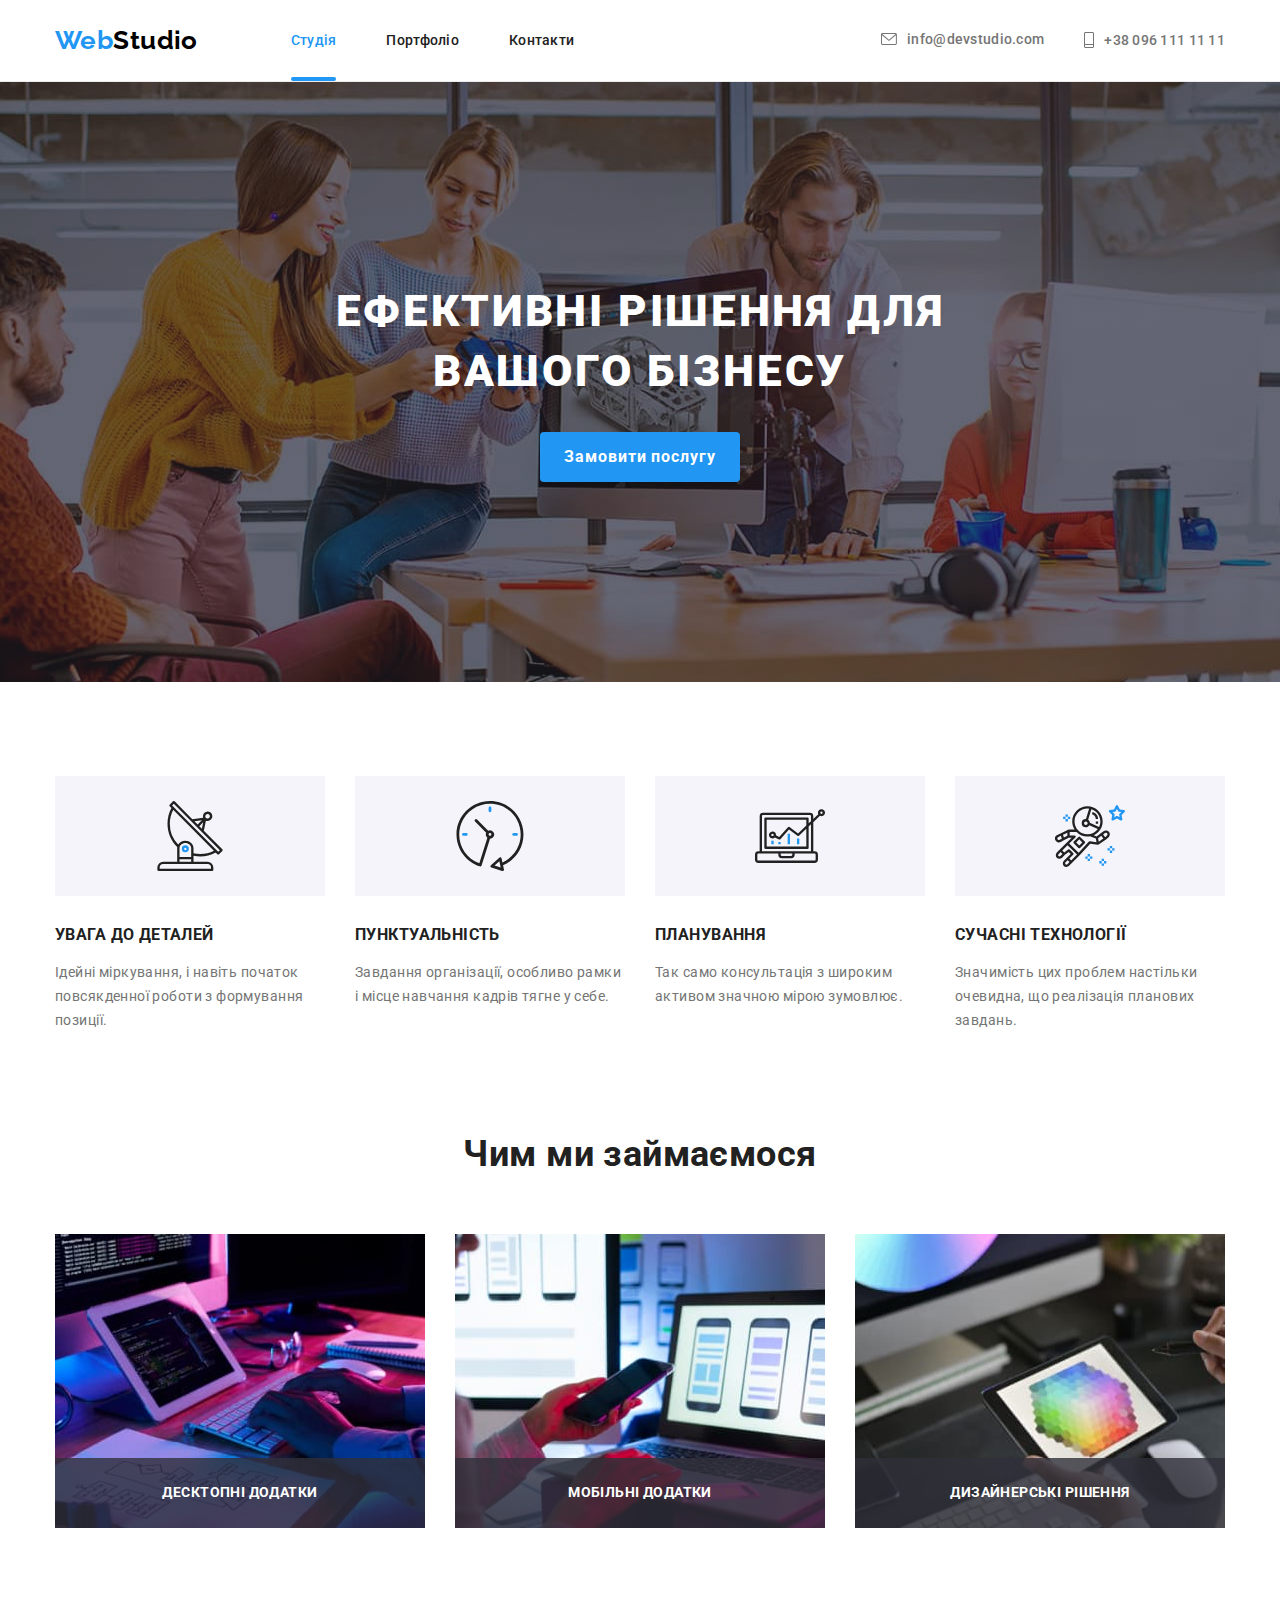
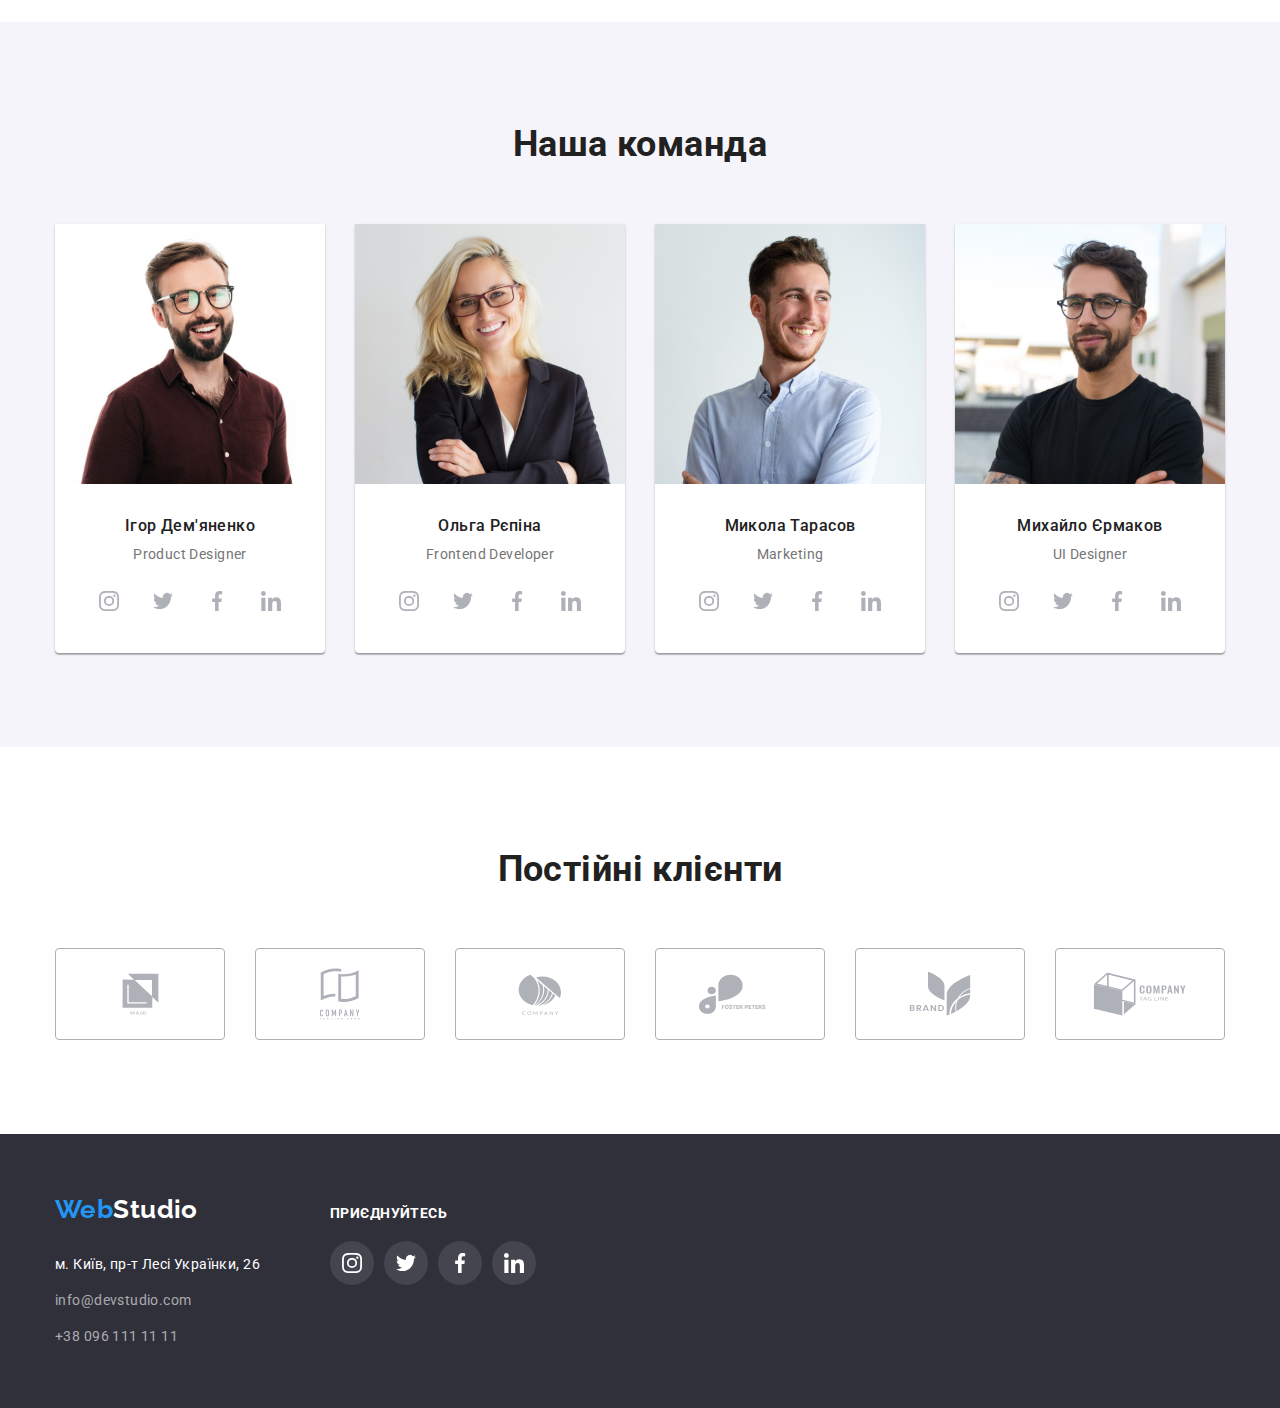
<file: index.html>
<!DOCTYPE html>
<html lang="uk">
  <head>
    <meta charset="UTF-8" />
    <meta http-equiv="X-UA-Compatible" content="IE=edge" />
    <meta name="viewport" content="width=device-width, initial-scale=1.0" />
    <title>Webstudio</title>
    <link
      rel="stylesheet"
      href="https://cdnjs.cloudflare.com/ajax/libs/modern-normalize/1.1.0/modern-normalize.min.css"
    />
    <link rel="preconnect" href="https://fonts.googleapis.com" />
    <link rel="preconnect" href="https://fonts.gstatic.com" crossorigin />
    <link
      href="https://fonts.googleapis.com/css2?family=Raleway:wght@700&family=Roboto:wght@400;500;700;900&display=swap"
      rel="stylesheet"
    />
    <link rel="stylesheet" href="./css/styles.css" />
  </head>
  <body class="page">
    <!-- Навігація -->
    <header class="page-header">
      <div class="container">
        <nav class="main-nav">
          <a class="logo" href="./index.html" lang="en"><span class="accent">Web</span>Studio</a>
          <ul class="site-nav list">
            <li class="item"><a href="./index.html" class="link current">Студія</a></li>
            <li class="item"><a href="./portfolio.html" class="link">Портфоліо</a></li>
            <li class="item"><a href="" class="link">Контакти</a></li>
          </ul>
        </nav>
        <ul class="auth-nav list">
          <li class="item">
            <a class="link" href="mailto:info@devstudio.com"
              ><svg class="contact-icon" width="16" height="12">
                <use href="./images/icons.svg#mail"></use></svg
              >info@devstudio.com
            </a>
          </li>
          <li class="item">
            <a class="link" href="tel:+380961111111"
              ><svg class="contact-icon" width="10" height="16">
                <use href="./images/icons.svg#phone"></use></svg
              >+38 096 111 11 11
            </a>
          </li>
        </ul>
      </div>
    </header>
    <main>
      <!-- Секції -->
      <section class="hero">
        <h1 class="hero-title">Ефективні рішення для вашого бізнесу</h1>
        <button class="button-hero" type="button" data-modal-open>Замовити послугу</button>
      </section>
      <section class="section">
        <div class="container">
          <h2 class="visually-hidden">Особливості</h2>

          <ul class="feature-image list">
            <li class="feauture-block">
              <div class="feauture-style">
                <svg class="feature-icon" width="70" height="70">
                  <use href="./images/icons.svg#antenna"></use>
                </svg>
              </div>
            </li>
            <li class="feauture-block">
              <div class="feauture-style">
                <svg class="feature-icon" width="70" height="70">
                  <use href="./images/icons.svg#clock"></use>
                </svg>
              </div>
            </li>
            <li class="feauture-block">
              <div class="feauture-style">
                <svg class="feature-icon" width="70" height="70">
                  <use href="./images/icons.svg#diagram"></use>
                </svg>
              </div>
            </li>
            <li class="feauture-block">
              <div class="feauture-style">
                <svg class="feature-icon" width="70" height="70">
                  <use href="./images/icons.svg#astronaut"></use>
                </svg>
              </div>
            </li>
          </ul>

          <ul class="feature-list list">
            <li class="feature">
              <h3 class="title">УВАГА ДО ДЕТАЛЕЙ</h3>
              <p class="feature-text">
                Ідейні міркування, і навіть початок повсякденної роботи з формування позиції.
              </p>
            </li>
            <li class="feature">
              <h3 class="title">ПУНКТУАЛЬНІСТЬ</h3>
              <p class="feature-text">
                Завдання організації, особливо рамки і місце навчання кадрів тягне у себе.
              </p>
            </li>
            <li class="feature">
              <h3 class="title">ПЛАНУВАННЯ</h3>
              <p class="feature-text">
                Так само консультація з широким активом значною мірою зумовлює.
              </p>
            </li>
            <li class="feature">
              <h3 class="title">СУЧАСНІ ТЕХНОЛОГІЇ</h3>
              <p class="feature-text">
                Значимість цих проблем настільки очевидна, що реалізація планових завдань.
              </p>
            </li>
          </ul>
        </div>
      </section>
      <section class="section section-nopd">
        <div class="container">
          <h2 class="section-title">Чим ми займаємося</h2>
          <ul class="section-photo list">
            <div class="photo-container">
              <li class="photo">
                <img src="./images/img1.jpg" alt="Розробка під десктоп" width="370" />
                <div class="photo-text"><p>Десктопні додатки</p></div>
              </li>
            </div>
            <div class="photo-container">
              <li class="photo">
                <img src="./images/img2.jpg" alt="Мобільні додатки" width="370" />
                <div class="photo-text"><p>Мобільні додатки</p></div>
              </li>
            </div>
            <div class="photo-container">
              <li class="photo">
                <img src="./images/img3.jpg" alt="Дизайнерські рішення" width="370" />
                <div class="photo-text"><p>Дизайнерські рішення</p></div>
              </li>
            </div>
          </ul>
        </div>
      </section>
      <section class="section workers">
        <div class="container">
          <h2 class="section-title">Наша команда</h2>
          <ul class="workers-team list">
            <li class="team-list">
              <img src="./images/team1.jpg" alt="Ігор Дем'яненко" width="270" />
              <h3 class="name">Ігор Дем'яненко</h3>
              <p>Product Designer</p>
              <ul class="social-list list">
                <li class="social-icon">
                  <a class="link" href="">
                    <svg class="workers-icon" width="20" height="20">
                      <use href="./images/icons.svg#instagram"></use>
                    </svg>
                  </a>
                </li>
                <li class="social-icon">
                  <a class="link" href="">
                    <svg class="workers-icon" width="20" height="20">
                      <use href="./images/icons.svg#twitter"></use>
                    </svg>
                  </a>
                </li>
                <li class="social-icon">
                  <a class="link" href="">
                    <svg class="workers-icon" width="20" height="20">
                      <use href="./images/icons.svg#facebook"></use>
                    </svg>
                  </a>
                </li>
                <li class="social-icon">
                  <a class="link" href="">
                    <svg class="workers-icon" width="20" height="20">
                      <use href="./images/icons.svg#linkedin"></use>
                    </svg>
                  </a>
                </li>
              </ul>
            </li>

            <li class="team-list">
              <img src="./images/team2.jpg" alt="Ольга Рєпіна" width="270" />
              <h3 class="name">Ольга Рєпіна</h3>
              <p>Frontend Developer</p>
              <ul class="social-list list">
                <li class="social-icon">
                  <a class="link" href="">
                    <svg class="workers-icon" width="20" height="20">
                      <use href="./images/icons.svg#instagram"></use>
                    </svg>
                  </a>
                </li>
                <li class="social-icon">
                  <a class="link" href="">
                    <svg class="workers-icon" width="20" height="20">
                      <use href="./images/icons.svg#twitter"></use>
                    </svg>
                  </a>
                </li>
                <li class="social-icon">
                  <a class="link" href="">
                    <svg class="workers-icon" width="20" height="20">
                      <use href="./images/icons.svg#facebook"></use>
                    </svg>
                  </a>
                </li>
                <li class="social-icon">
                  <a class="link" href="">
                    <svg class="workers-icon" width="20" height="20">
                      <use href="./images/icons.svg#linkedin"></use>
                    </svg>
                  </a>
                </li>
              </ul>
            </li>
            <li class="team-list">
              <img src="./images/team3.jpg" alt="Микола Тарасов" width="270" />
              <h3 class="name">Микола Тарасов</h3>
              <p>Marketing</p>
              <ul class="social-list list">
                <li class="social-icon">
                  <a class="link" href="">
                    <svg class="workers-icon" width="20" height="20">
                      <use href="./images/icons.svg#instagram"></use>
                    </svg>
                  </a>
                </li>
                <li class="social-icon">
                  <a class="link" href="">
                    <svg class="workers-icon" width="20" height="20">
                      <use href="./images/icons.svg#twitter"></use>
                    </svg>
                  </a>
                </li>
                <li class="social-icon">
                  <a class="link" href="">
                    <svg class="workers-icon" width="20" height="20">
                      <use href="./images/icons.svg#facebook"></use>
                    </svg>
                  </a>
                </li>
                <li class="social-icon">
                  <a class="link" href="">
                    <svg class="workers-icon" width="20" height="20">
                      <use href="./images/icons.svg#linkedin"></use>
                    </svg>
                  </a>
                </li>
              </ul>
            </li>
            <li class="team-list">
              <img src="./images/team4.jpg" alt="Михайло Єрмаков" width="270" />
              <h3 class="name">Михайло Єрмаков</h3>
              <p>UI Designer</p>
              <ul class="social-list list">
                <li class="social-icon">
                  <a class="link" href="">
                    <svg class="workers-icon" width="20" height="20">
                      <use href="./images/icons.svg#instagram"></use>
                    </svg>
                  </a>
                </li>
                <li class="social-icon">
                  <a class="link" href="">
                    <svg class="workers-icon" width="20" height="20">
                      <use href="./images/icons.svg#twitter"></use>
                    </svg>
                  </a>
                </li>
                <li class="social-icon">
                  <a class="link" href="">
                    <svg class="workers-icon" width="20" height="20">
                      <use href="./images/icons.svg#facebook"></use>
                    </svg>
                  </a>
                </li>
                <li class="social-icon">
                  <a class="link" href="">
                    <svg class="workers-icon" width="20" height="20">
                      <use href="./images/icons.svg#linkedin"></use>
                    </svg>
                  </a>
                </li>
              </ul>
            </li>
          </ul>
        </div>
      </section>
      <section class="section clients">
        <div class="container">
          <h2 class="section-title">Постійні клієнти</h2>
          <ul class="client-list list">
            <li class="company-list">
              <a class="client-icon" href="">
                <svg width="41" height="46.7">
                  <use href="./images/icons.svg#logo1"></use>
                </svg>
              </a>
            </li>
            <li class="company-list">
              <a class="client-icon" href="">
                <svg width="40" height="52">
                  <use href="./images/icons.svg#logo2"></use>
                </svg>
              </a>
            </li>
            <li class="company-list">
              <a class="client-icon" href="">
                <svg width="43.46" height="41.18">
                  <use href="./images/icons.svg#logo3"></use>
                </svg>
              </a>
            </li>
            <li class="company-list">
              <a class="client-icon" href="">
                <svg width="84.44" height="40.62">
                  <use href="./images/icons.svg#logo4"></use>
                </svg>
              </a>
            </li>
            <li class="company-list">
              <a class="client-icon" href="">
                <svg width="62.54" height="45.43">
                  <use href="./images/icons.svg#logo5"></use>
                </svg>
              </a>
            </li>
            <li class="company-list">
              <a class="client-icon" href="">
                <svg width="93.79" height="43.93">
                  <use href="./images/icons.svg#logo6"></use>
                </svg>
              </a>
            </li>
          </ul>
        </div>
      </section>
    </main>

    <!-- Футер  -->
    <footer class="footer">
      <div class="container">
        <div class="addblock">
          <a class="logo-footer" href="./index.html" lang="en"
            ><span class="accent">Web</span>Studio</a
          >
          <address class="addlinks">
            <a
              class="map"
              href="https://goo.gl/maps/CPtrU1FHBa2aNyZL9"
              target="_blank"
              rel="noopener noreferrer nofollow"
              >м. Київ, пр-т Лесі Українки, 26</a
            >
            <ul class="addcontact list">
              <li class="contact">
                <a class="link" href="mailto:info@devstudio.com">info@devstudio.com</a>
              </li>
              <li class="contact">
                <a class="link" href="tel:+380961111111">+38 096 111 11 11</a>
              </li>
            </ul>
          </address>
        </div>
        <div class="links-block">
          <h2 class="footer-title">Приєднуйтесь</h2>
          <ul class="footer-list list">
            <li class="footer-icon">
              <a class="links" href="">
                <svg class="link-icon" width="20" height="20">
                  <use href="./images/icons.svg#instagram"></use>
                </svg>
              </a>
            </li>
            <li class="footer-icon">
              <a class="links" href="">
                <svg class="link-icon" width="20" height="20">
                  <use href="./images/icons.svg#twitter"></use>
                </svg>
              </a>
            </li>
            <li class="footer-icon">
              <a class="links" href="">
                <svg class="link-icon" width="20" height="20">
                  <use href="./images/icons.svg#facebook"></use>
                </svg>
              </a>
            </li>
            <li class="footer-icon">
              <a class="links" href="">
                <svg class="link-icon" width="20" height="20">
                  <use href="./images/icons.svg#linkedin"></use>
                </svg>
              </a>
            </li>
          </ul>
        </div>
      </div>
    </footer>
    <div class="backdrop is-hidden" data-modal>
      <div class="modal">
        <button class="btn-modal" data-modal-close>
          <svg width="11" height="11">
            <use href="./images/icons.svg#icon-close"></use>
          </svg>
        </button>
      </div>
    </div>
    <script src="./js/modal.js"></script>
  </body>
</html>
</file>
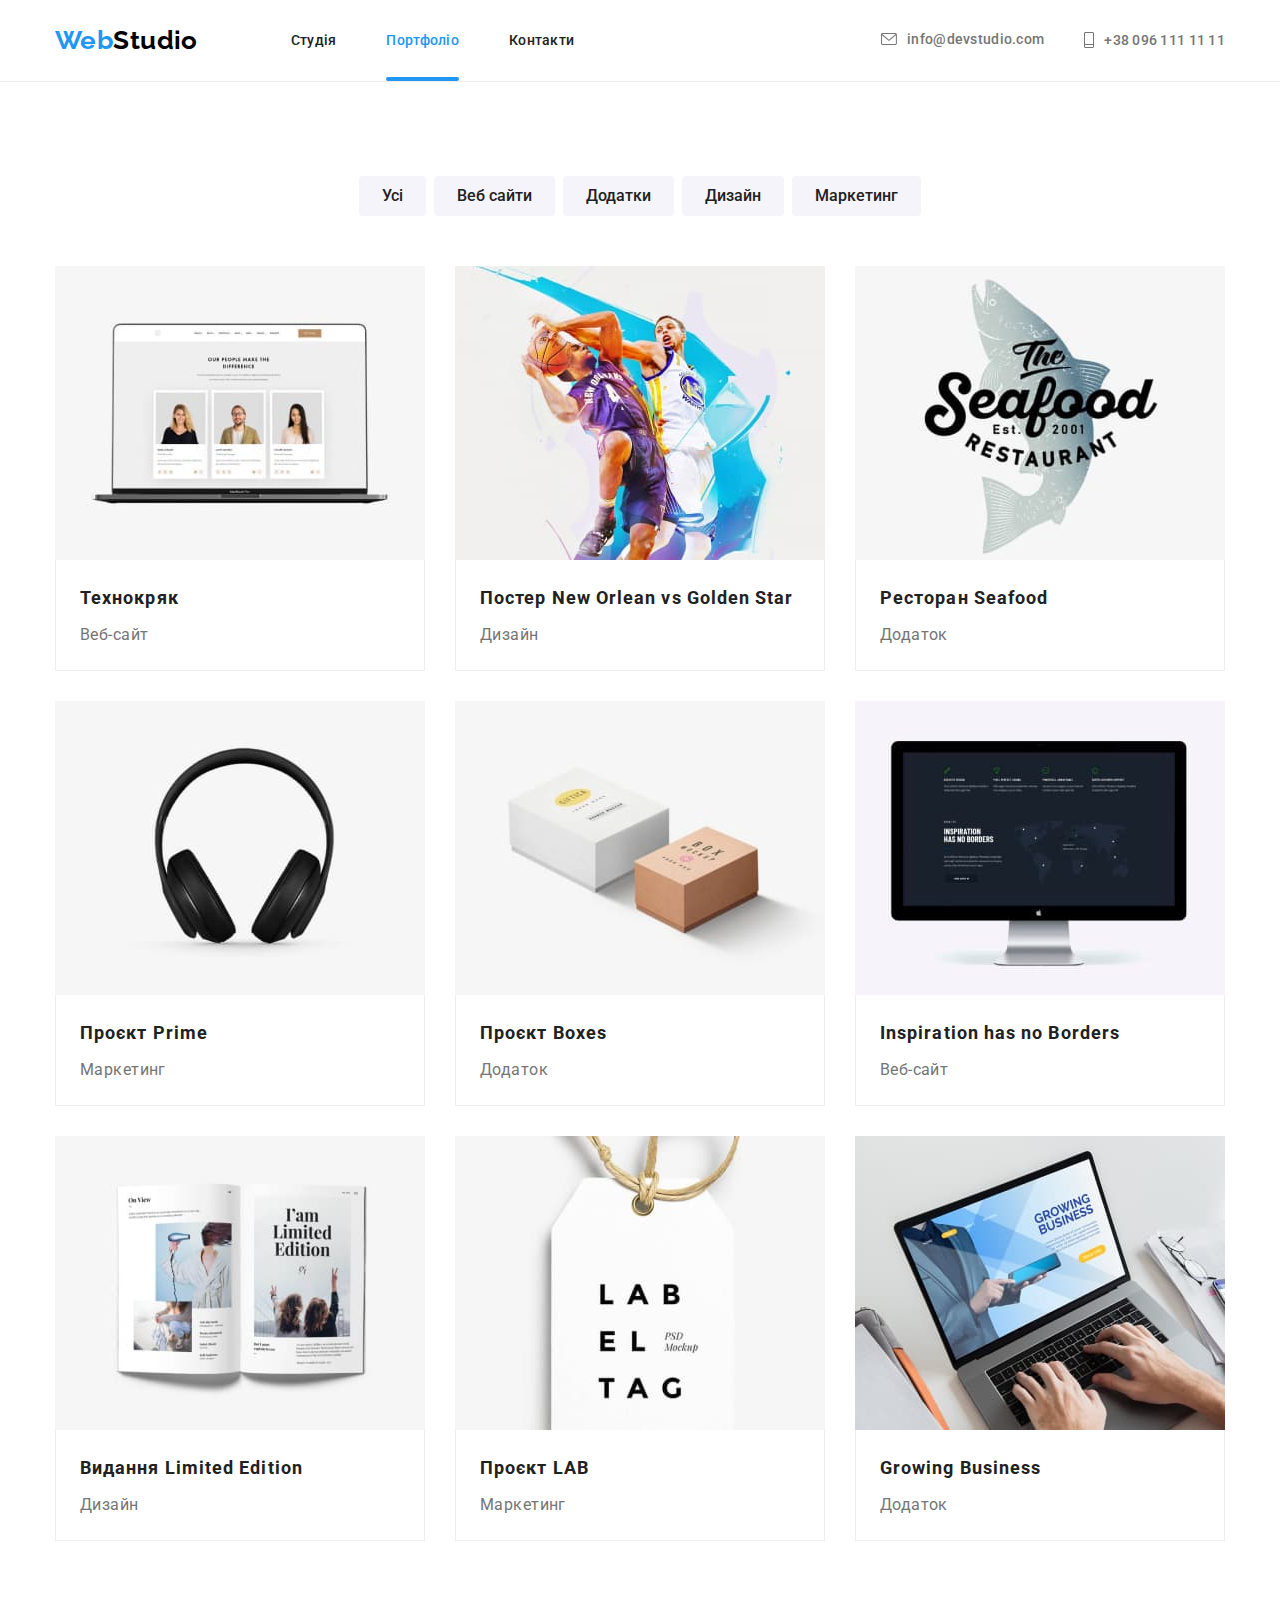
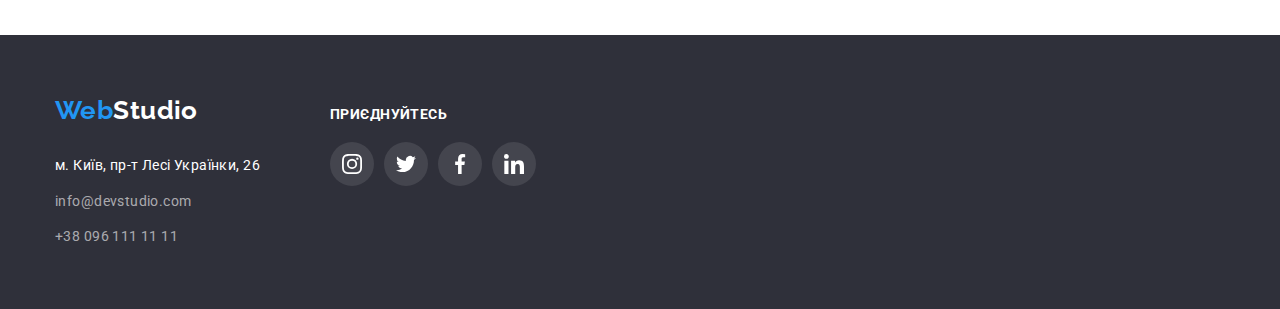
<file: portfolio.html>
<!DOCTYPE html>
<html lang="uk">
  <head>
    <meta charset="UTF-8" />
    <meta http-equiv="X-UA-Compatible" content="IE=edge" />
    <meta name="viewport" content="width=device-width, initial-scale=1.0" />
    <title>Portfolio</title>
    <link
      rel="stylesheet"
      href="https://cdnjs.cloudflare.com/ajax/libs/modern-normalize/1.1.0/modern-normalize.min.css"
    />
    <link rel="preconnect" href="https://fonts.googleapis.com" />
    <link rel="preconnect" href="https://fonts.gstatic.com" crossorigin />
    <link
      href="https://fonts.googleapis.com/css2?family=Raleway:wght@700&family=Roboto:wght@400;500;700;900&display=swap"
      rel="stylesheet"
    />
    <link rel="stylesheet" href="./css/styles.css" />
  </head>
  <body class="page">
    <!-- Навігація -->
    <header class="page-header">
      <div class="container">
        <nav class="main-nav">
          <a class="logo" href="./index.html" lang="en"><span class="accent">Web</span>Studio</a>
          <ul class="site-nav list">
            <li class="item"><a href="./index.html" class="link">Студія</a></li>
            <li class="item"><a href="./portfolio.html" class="link current">Портфоліо</a></li>
            <li class="item"><a href="" class="link">Контакти</a></li>
          </ul>
        </nav>
        <ul class="auth-nav list">
          <li class="item">
            <a class="link" href="mailto:info@devstudio.com"
              ><svg class="contact-icon" width="16" height="12">
                <use href="./images/icons.svg#mail"></use></svg
              >info@devstudio.com
            </a>
          </li>
          <li class="item">
            <a class="link" href="tel:+380961111111"
              ><svg class="contact-icon" width="10" height="16">
                <use href="./images/icons.svg#phone"></use></svg
              >+38 096 111 11 11
            </a>
          </li>
        </ul>
      </div>
    </header>
    <main>
      <section class="section">
        <div class="container">
          <h1 class="visually-hidden">Портфоліо</h1>
          <!-- Фільтр -->
          <ul class="filter list">
            <li class="filter-list"><button type="button" class="button-filter">Усі</button></li>
            <li class="filter-list">
              <button type="button" class="button-filter">Веб сайти</button>
            </li>
            <li class="filter-list">
              <button type="button" class="button-filter">Додатки</button>
            </li>
            <li class="filter-list"><button type="button" class="button-filter">Дизайн</button></li>
            <li class="filter-list">
              <button type="button" class="button-filter">Маркетинг</button>
            </li>
          </ul>
          <!-- Проекти -->
          <ul class="portfolio-list list">
            <li class="projects">
              <a class="projects-link" href="">
                <div class="portfolio-overlay">
                  <img src="./images/pf1.jpg" alt="Веб-сайт Технокряк" width="370" />
                  <div class="text-overlay">
                    <p>
                      Ресурс пропонує комплексні пропозиції з різним рівнем функціоналу та сервісів.
                      Все це дозволить відвідувачу отримати вичерпні відомості про компанію чи
                      приватну особу.
                    </p>
                  </div>
                </div>
                <div class="border">
                  <h2 class="title">Технокряк</h2>
                  <p class="text">Веб-сайт</p>
                </div></a
              >
            </li>
            <li class="projects">
              <a class="projects-link" href="">
                <div class="portfolio-overlay">
                  <img src="./images/pf2.jpg" alt="Постер New Orlean vs Golden Star<" width="370" />
                  <div class="text-overlay">
                    <p>
                      Ресурс пропонує комплексні пропозиції з різним рівнем функціоналу та сервісів.
                      Все це дозволить відвідувачу отримати вичерпні відомості про компанію чи
                      приватну особу.
                    </p>
                  </div>
                </div>
                <div class="border">
                  <h2 class="title">Постер New Orlean vs Golden Star</h2>
                  <p class="text">Дизайн</p>
                </div></a
              >
            </li>
            <li class="projects">
              <a class="projects-link" href="">
                <div class="portfolio-overlay">
                  <img src="./images/pf3.jpg" alt="Ресторан Seafood" width="370" />
                  <div class="text-overlay">
                    <p>
                      Ресурс пропонує комплексні пропозиції з різним рівнем функціоналу та сервісів.
                      Все це дозволить відвідувачу отримати вичерпні відомості про компанію чи
                      приватну особу.
                    </p>
                  </div>
                </div>
                <div class="border">
                  <h2 class="title">Ресторан Seafood</h2>
                  <p class="text">Додаток</p>
                </div></a
              >
            </li>
            <li class="projects">
              <a class="projects-link" href="">
                <div class="portfolio-overlay">
                  <img src="./images/pf4.jpg" alt="Проєкт Prime" width="370" />
                  <div class="text-overlay">
                    <p>
                      Ресурс пропонує комплексні пропозиції з різним рівнем функціоналу та сервісів.
                      Все це дозволить відвідувачу отримати вичерпні відомості про компанію чи
                      приватну особу.
                    </p>
                  </div>
                </div>
                <div class="border">
                  <h2 class="title">Проєкт Prime</h2>
                  <p class="text">Маркетинг</p>
                </div></a
              >
            </li>
            <li class="projects">
              <a class="projects-link" href="">
                <div class="portfolio-overlay">
                  <img src="./images/pf5.jpg" alt="Проєкт Boxes" width="370" />
                  <div class="text-overlay">
                    <p>
                      Ресурс пропонує комплексні пропозиції з різним рівнем функціоналу та сервісів.
                      Все це дозволить відвідувачу отримати вичерпні відомості про компанію чи
                      приватну особу.
                    </p>
                  </div>
                </div>
                <div class="border">
                  <h2 class="title">Проєкт Boxes</h2>
                  <p class="text">Додаток</p>
                </div></a
              >
            </li>
            <li class="projects">
              <a class="projects-link" href="">
                <div class="portfolio-overlay">
                  <img
                    src="./images/pf6.jpg"
                    alt="Веб-сайт Inspiration has no Borders"
                    width="370"
                  />
                  <div class="text-overlay">
                    <p>
                      Ресурс пропонує комплексні пропозиції з різним рівнем функціоналу та сервісів.
                      Все це дозволить відвідувачу отримати вичерпні відомості про компанію чи
                      приватну особу.
                    </p>
                  </div>
                </div>
                <div class="border">
                  <h2 class="title">Inspiration has no Borders</h2>
                  <p class="text">Веб-сайт</p>
                </div></a
              >
            </li>
            <li class="projects">
              <a class="projects-link" href="">
                <div class="portfolio-overlay">
                  <img src="./images/pf7.jpg" alt="Видання Limited Edition" width="370" />
                  <div class="text-overlay">
                    <p>
                      Ресурс пропонує комплексні пропозиції з різним рівнем функціоналу та сервісів.
                      Все це дозволить відвідувачу отримати вичерпні відомості про компанію чи
                      приватну особу.
                    </p>
                  </div>
                </div>
                <div class="border">
                  <h2 class="title">Видання Limited Edition</h2>
                  <p class="text">Дизайн</p>
                </div></a
              >
            </li>
            <li class="projects">
              <a class="projects-link" href="">
                <div class="portfolio-overlay">
                  <img src="./images/pf8.jpg" alt="Проєкт LAB" width="370" />
                  <div class="text-overlay">
                    <p>
                      Ресурс пропонує комплексні пропозиції з різним рівнем функціоналу та сервісів.
                      Все це дозволить відвідувачу отримати вичерпні відомості про компанію чи
                      приватну особу.
                    </p>
                  </div>
                </div>
                <div class="border">
                  <h2 class="title">Проєкт LAB</h2>
                  <p class="text">Маркетинг</p>
                </div>
              </a>
            </li>
            <li class="projects">
              <a class="projects-link" href="">
                <div class="portfolio-overlay">
                  <img src="./images/pf9.jpg" alt="Growing Business" width="370" />
                  <div class="text-overlay">
                    <p>
                      Ресурс пропонує комплексні пропозиції з різним рівнем функціоналу та сервісів.
                      Все це дозволить відвідувачу отримати вичерпні відомості про компанію чи
                      приватну особу.
                    </p>
                  </div>
                </div>
                <div class="border">
                  <h2 class="title">Growing Business</h2>
                  <p class="text">Додаток</p>
                </div>
              </a>
            </li>
          </ul>
        </div>
      </section>
    </main>
    <!-- футер -->
    <footer class="footer">
      <div class="container">
        <div class="addblock">
          <a class="logo-footer" href="./index.html" lang="en"
            ><span class="accent">Web</span>Studio</a
          >
          <address class="addlinks">
            <a
              class="map"
              href="https://goo.gl/maps/CPtrU1FHBa2aNyZL9"
              target="_blank"
              rel="noopener noreferrer nofollow"
              >м. Київ, пр-т Лесі Українки, 26</a
            >
            <ul class="addcontact list">
              <li class="contact">
                <a class="link" href="mailto:info@devstudio.com">info@devstudio.com</a>
              </li>
              <li class="contact">
                <a class="link" href="tel:+380961111111">+38 096 111 11 11</a>
              </li>
            </ul>
          </address>
        </div>
        <div class="links-block">
          <h2 class="footer-title">Приєднуйтесь</h2>
          <ul class="footer-list list">
            <li class="footer-icon">
              <a class="links" href="">
                <svg class="link-icon" width="20" height="20">
                  <use href="./images/icons.svg#instagram"></use>
                </svg>
              </a>
            </li>
            <li class="footer-icon">
              <a class="links" href="">
                <svg class="link-icon" width="20" height="20">
                  <use href="./images/icons.svg#twitter"></use>
                </svg>
              </a>
            </li>
            <li class="footer-icon">
              <a class="links" href="">
                <svg class="link-icon" width="20" height="20">
                  <use href="./images/icons.svg#facebook"></use>
                </svg>
              </a>
            </li>
            <li class="footer-icon">
              <a class="links" href="">
                <svg class="link-icon" width="20" height="20">
                  <use href="./images/icons.svg#linkedin"></use>
                </svg>
              </a>
            </li>
          </ul>
        </div>
      </div>
    </footer>
  </body>
</html>
</file>
<file: css/styles.css>
:root {
  --primaty-text-color: #757575;
  --title-text-color: #212121;
  --accent-color: #2196f3;
  --background-color: #f5f5f5;
  --filter-background-color: #f5f4fa;
  --icon-color: #afb1b8;
  --second-color: #ffffff;
  --foter-links-color: rgba(255, 255, 255, 0.6);
  --head-foter-color: #2f303a;
  --hover-button-color: #188ce8;
  --logo-color: #000000;
  --header-color: #ececec;
  --border-portfolio: #eeeeee;
  --links-bg: rgba(255, 255, 255, 0.1);
  --portfolio-overlay: rgba(33, 150, 243, 0.9);
  --photo-overlay: rgba(47, 48, 58, 0.8);
  --background-backdrop: rgba(0, 0, 0, 0.2);
}
.page {
  color: var(--primaty-text-color);
  background-color: var(--second-color);
  font-family: 'Roboto', sans-serif;
  font-size: 14px;
  letter-spacing: 0.03em;
}
.page-header {
  background-color: var(--second-color);
  border-bottom: 1px solid var(--header-color);
}
.page-header > .container {
  display: flex;
  align-items: center;
}
.accent {
  color: var(--accent-color);
}
.container {
  width: 1200px;
  margin: 0 auto;
  padding: 0 15px;
}
.border {
  border-bottom: 1px solid var(--border-portfolio);
  border-right: 1px solid var(--border-portfolio);
  border-left: 1px solid var(--border-portfolio);
  padding: 20px 24px;
}
p {
  margin-bottom: 0;
  margin-top: 0;
}
.list {
  list-style: none;
  padding: 0;
  margin: 0;
}
/*main nav*/
.main-nav {
  display: flex;
  align-items: center;
}
/*site nav*/
.logo {
  color: var(--logo-color);
  font-family: 'Raleway', sans-serif;
  font-weight: 700;
  font-size: 26px;
  line-height: 2;
  text-decoration: none;

  margin-right: 93px;
}

.site-nav {
  display: flex;
}

.site-nav .item:not(:last-child) {
  margin-right: 50px;
}
.site-nav .link:hover,
.site-nav .link:focus {
  color: var(--accent-color);
}
.site-nav .link.current {
  color: var(--accent-color);
  position: relative;
}
.site-nav .link.current::after {
  content: '';
  position: absolute;
  display: block;
  width: 100%;
  height: 4px;
  background-color: var(--accent-color);
  border-radius: 2px;
  left: 0;
  bottom: -1px;
}
.site-nav .link {
  color: var(--title-text-color);
  font-weight: 500;
  letter-spacing: 0.02em;
  line-height: 1.14;
  text-decoration: none;

  display: block;
  padding-top: 32px;
  padding-bottom: 32px;
  transition: color 250ms cubic-bezier(0.4, 0, 0.2, 1);
}
.auth-nav {
  display: flex;
  margin-left: auto;
}

.auth-nav .item + .item {
  margin-left: 40px;
}
.auth-nav .item {
  padding-top: 32px;
  padding-bottom: 32px;
}
.auth-nav .link {
  display: flex;
  color: var(--primaty-text-color);
  font-weight: 500;
  letter-spacing: 0.02em;
  line-height: 1.14;
  text-decoration: none;
  align-items: center;
  fill: currentColor;
  transition: color 250ms cubic-bezier(0.4, 0, 0.2, 1), fill 250ms cubic-bezier(0.4, 0, 0.2, 1);
}
.auth-nav .link:hover,
.auth-nav .link:focus {
  color: var(--accent-color);
  fill: var(--accent-color);
}
.contact-icon {
  margin-right: 10px;
  margin-bottom: 1px;
}
/*hero*/
.hero {
  background-color: var(--head-foter-color);
  margin-top: 0;
  margin-bottom: 0;
  margin-left: auto;
  margin-right: auto;
  padding-bottom: 200px;
  padding-top: 200px;
  text-align: center;
  max-width: 1600px;
  height: 600px;
  background-image: linear-gradient(to right, rgba(47, 48, 58, 0.4), rgba(47, 48, 58, 0.4)),
    url('../images/background.jpg');
  background-size: cover;
  background-position: center;
  background-repeat: no-repeat;
}
.hero-title {
  color: var(--second-color);
  font-weight: 900;
  font-size: 44px;
  line-height: 1.36;
  max-width: 696px;

  letter-spacing: 0.06em;
  text-transform: uppercase;
  margin: 0 auto;
  margin-bottom: 30px;
}
.button-hero {
  color: var(--second-color);
  background-color: var(--accent-color);
  font-weight: 700;
  font-size: 16px;
  line-height: 1.9;
  letter-spacing: 0.06em;
  cursor: pointer;

  padding: 10px 24px 10px 24px;
  border-radius: 4px;
  border-color: var(--accent-color);
  box-shadow: 0px 4px 4px rgba(0, 0, 0, 0.15);
  border: none;
  transition: background-color 250ms cubic-bezier(0.4, 0, 0.2, 1),
    box-shadow 250ms cubic-bezier(0.4, 0, 0.2, 1);
}
.button-hero:hover,
.button-hero:focus {
  background-color: var(--hover-button-color);
}
/*sections*/
.section {
  padding-top: 94px;
  padding-bottom: 94px;
}
.section-title {
  color: var(--title-text-color);
  font-weight: 700;
  font-size: 36px;
  line-height: 1.6;
  text-align: center;
  margin-top: 0;
  margin-bottom: 50px;
}
.section-nopd {
  padding-top: 0;
}

.workers {
  background-color: var(--filter-background-color);
}
.workers .team-list {
  text-align: center;
  line-height: 1.18;
  background-color: var(--second-color);
}

.feature-list {
  display: flex;
}
.feature-image {
  display: flex;
  margin-bottom: 30px;
  align-items: center;
}
.feauture-style {
  display: inline-flex;
  width: 270px;
  height: 120px;
  background-color: var(--filter-background-color);
  justify-content: center;
  align-items: center;
}
.feature-image .feauture-block:not(:last-child) {
  margin-right: 30px;
}
.feature-list .title {
  color: var(--title-text-color);
  line-height: 1.14;
  font-weight: 700;
  text-transform: uppercase;
  margin-top: 0;
}
.feature-list .feature-text {
  line-height: 1.7;
  margin-top: 0;
  margin-bottom: 0;
}
.feature-list .feature {
  width: 270px;
}
.feature-list .feature:not(:last-child) {
  margin-right: 30px;
}

.section-photo {
  display: flex;
  position: relative;
}
.section-photo .photo-container:not(:last-child) {
  margin-right: 30px;
}
.section-photo img {
  display: block;
}
.photo-container {
  position: relative;
}

.photo-text {
  position: absolute;
  left: 0;
  bottom: 0;
  background-color: var(--photo-overlay);
  width: 100%;
  height: 70px;
  padding-top: 27px;
  padding-bottom: 27px;
  font-weight: 700;
  font-size: 14px;
  line-height: 1.14;
  text-align: center;
  letter-spacing: 0.03em;
  text-transform: uppercase;
  color: var(--second-color);
}

.workers-team {
  display: flex;
}
.workers-team .team-list:not(:last-child) {
  margin-right: 30px;
  padding-bottom: 30px;
}
.workers-team .team-list {
  box-shadow: 0px 1px 3px rgba(0, 0, 0, 0.12), 0px 1px 1px rgba(0, 0, 0, 0.14),
    0px 2px 1px rgba(0, 0, 0, 0.2);
  border-radius: 0px 0px 4px 4px;
}
.section .clients {
  background-color: var(--second-color);
}
.portfolio-list {
  display: flex;
  flex-wrap: wrap;
}
.portfolio-list .projects {
  width: calc((100% - 60px) / 3);
  margin-right: 30px;
  margin-bottom: 30px;
  transition: box-shadow 250ms cubic-bezier(0.4, 0, 0.2, 1);
}
.portfolio-list .projects:nth-child(3n) {
  margin-right: 0;
}
.portfolio-list .projects:nth-last-child(-n + 3) {
  margin-bottom: 0;
}
.portfolio-list img {
  display: block;
}
.portfolio-list .projects:hover,
.portfolio-list .projects:focus {
  box-shadow: 0px 1px 1px rgba(0, 0, 0, 0.12), 0px 4px 4px rgba(0, 0, 0, 0.06),
    1px 4px 6px rgba(0, 0, 0, 0.16);
}
.portfolio-list .title {
  color: var(--title-text-color);
  margin-top: 0;
  margin-bottom: 4px;
}
.workers .name {
  color: var(--title-text-color);
  font-weight: 500;
  font-size: 16px;
  margin-top: 30px;
  margin-bottom: 10px;
}
.social-list {
  display: flex;
  justify-content: center;
  margin-top: 16px;
}
.social-list .link {
  fill: var(--icon-color);
}
.social-list .social-icon:not(:last-child) {
  margin-right: 10px;
}

.workers-team .link {
  display: flex;
  border-radius: 50%;

  width: 44px;
  height: 44px;
  align-items: center;
  justify-content: center;
  transition: background-color 250ms cubic-bezier(0.4, 0, 0.2, 1),
    fill 250ms cubic-bezier(0.4, 0, 0.2, 1);
}

.workers-team .link:hover,
.workers-team .link:focus {
  background-color: var(--accent-color);
  fill: var(--second-color);
}
.client-list {
  display: flex;
  align-items: center;
}
.client-list .client-icon {
  display: flex;
  border: 1px solid var(--icon-color);
  border-radius: 4px;
  width: 170px;
  height: 92px;
  align-items: center;
  justify-content: center;
  fill: var(--icon-color);
  transition: border-color 250ms cubic-bezier(0.4, 0, 0.2, 1),
    fill 250ms cubic-bezier(0.4, 0, 0.2, 1);
}
.client-list .company-list:not(:last-child) {
  margin-right: 30px;
}
.client-list .company-icon {
  margin: 0 0;
}
.client-list .client-icon:hover,
.client-list .client-icon:focus {
  border-color: var(--accent-color);
  fill: var(--accent-color);
}
.visually-hidden {
  position: absolute;
  white-space: nowrap;
  width: 1px;
  height: 1px;
  overflow: hidden;
  border: 0;
  padding: 0;
  clip: rect(0 0 0 0);
  clip-path: inset(50%);
  margin: -1px;
}
/*footer*/
.footer {
  background-color: var(--head-foter-color);
  padding-top: 60px;
  padding-bottom: 60px;
}
.footer .logo-footer {
  display: inline-block;
  color: var(--second-color);
  font-family: 'Raleway', sans-serif;
  font-weight: 700;
  font-size: 26px;
  line-height: 1.19;
  text-decoration: none;
  margin-bottom: 28px;
}
.footer .link:hover,
.footer .link:focus {
  color: var(--accent-color);
}
.addlinks {
  font-style: normal;
}
.addlinks .map {
  color: var(--second-color);
  text-decoration: none;
  line-height: 1.7;
  margin-bottom: 12px;
  display: inline-block;
}
.addlinks .link {
  line-height: 1.7;
  color: var(--foter-links-color);
  text-decoration: none;
}
.addcontact .foter-link:not(:last-child) {
  margin-bottom: 12px;
  display: block;
}
.addcontact .contact:first-child {
  margin-bottom: 12px;
}
.addcontact .link {
  transition: color 250ms cubic-bezier(0.4, 0, 0.2, 1);
}
.addcontact .link:hover,
.addcontact .link:focus {
  color: var(--accent-color);
}
.footer .container {
  display: flex;
  align-items: baseline;
}
.footer-list {
  display: flex;
}
.footer-list .footer-icon:not(:last-child) {
  margin-right: 10px;
}

.links-block > .footer-title {
  font-weight: 700;
  font-size: 14px;
  line-height: 16px;
  text-transform: uppercase;
  color: var(--second-color);
  margin-bottom: 20px;
  margin-top: 0;
}
.links-block .links {
  display: flex;
  border-radius: 50%;
  width: 44px;
  height: 44px;
  align-items: center;
  justify-content: center;
  background-color: var(--links-bg);
  fill: var(--second-color);
  transition: background-color 250ms cubic-bezier(0.4, 0, 0.2, 1);
}
.links-block .links:hover,
.links-block .links:focus {
  background-color: var(--accent-color);
}

.addblock {
  margin-right: 70px;
}
/*portfolio*/
/*portfolio filter*/
.filter {
  display: flex;
  margin-bottom: 50px;
  justify-content: center;
}
.filter .filter-list:not(:last-child) {
  margin-right: 8px;
}
.filter .button-filter {
  color: var(--title-text-color);
  background-color: var(--filter-background-color);
  font-weight: 500;
  font-size: 16px;
  line-height: 1.6;
  cursor: pointer;
  border-radius: 4px;
  padding: 6px 22px 6px 22px;
  border: 1px solid transparent;
  transition: background-color 250ms cubic-bezier(0.4, 0, 0.2, 1),
    box-shadow 250ms cubic-bezier(0.4, 0, 0.2, 1);
}
.filter .button-filter:hover,
.filter .button-filter:focus {
  background-color: var(--accent-color);
  box-shadow: 0px 3px 1px rgba(0, 0, 0, 0.1), 0px 1px 2px rgba(0, 0, 0, 0.08),
    0px 2px 2px rgba(0, 0, 0, 0.12);
  color: var(--second-color);
}
/*portfolio-list*/
.projects {
  background-color: var(--second-color);
}
.projects-link {
  text-decoration: none;
}
.portfolio-list .title {
  letter-spacing: 0.06em;
  font-weight: 700;
  font-size: 18px;
  line-height: 2;
  text-decoration: none;
}
.portfolio-list .text {
  font-size: 16px;
  line-height: 1.88;
  color: var(--primaty-text-color);
  text-decoration: none;
}
.portfolio-overlay {
  position: relative;
  overflow: hidden;
}
.text-overlay {
  position: absolute;
  top: 0;
  left: 0;
  width: 100%;
  height: 100%;
  background-color: var(--portfolio-overlay);

  transform: translatey(100%);
  transition: transform 250ms cubic-bezier(0.4, 0, 0.2, 1);
}
.text-overlay > p {
  font-size: 18px;
  line-height: 1.5;
  letter-spacing: 0.03em;
  color: var(--second-color);
  padding: 63px 24px;
}
.projects:hover .text-overlay {
  transform: translatex(0);
}
/*overlay*/
.overley {
  max-width: 1600px;
  height: 600px;
  margin-left: auto;
  margin-right: auto;
  background-image: linear-gradient(
    to right,
    rgba(47, 48, 58, 0.4),
    url('../images/background.jpg')
  );
}
/*modal*/
.backdrop {
  position: fixed;
  top: 0;
  left: 0;
  width: 100%;
  height: 100%;
  background-color: var(--background-backdrop);
  opacity: 1;
  transition: opacity 250ms cubic-bezier(0.4, 0, 0.2, 1);
}
.backdrop.is-hidden {
  opacity: 0;
  pointer-events: none;
  visibility: visible;
}
.backdrop.is-hidden .modal {
  transform: translate(-50%, -50%) scale(1.1);
}
.modal {
  position: absolute;
  top: 50%;
  left: 50%;

  min-width: 528px;
  min-height: 581px;
  background-color: var(--second-color);
  box-shadow: 0px 1px 3px rgba(0, 0, 0, 0.12), 0px 1px 1px rgba(0, 0, 0, 0.14),
    0px 2px 1px rgba(0, 0, 0, 0.2);
  border-radius: 4px;
  transform: translate(-50%, -50%) scale(1);
  transition: transform 250ms cubic-bezier(0.4, 0, 0.2, 1);
}
.btn-modal {
  position: absolute;
  display: flex;
  top: 8px;
  right: 8px;
  width: 30px;
  height: 30px;
  justify-content: center;
  align-items: center;
  fill: var(--logo-color);
  background: var(--second-color);
  border: 1px solid rgba(0, 0, 0, 0.1);
  border-radius: 50%;
  transition: transform 250ms cubic-bezier(0.4, 0, 0.2, 1), fill 250ms cubic-bezier(0.4, 0, 0.2, 1);
}
.btn-modal:hover,
.btn-modal:focus {
  fill: var(--accent-color);
  cursor: pointer;
}
</file>
